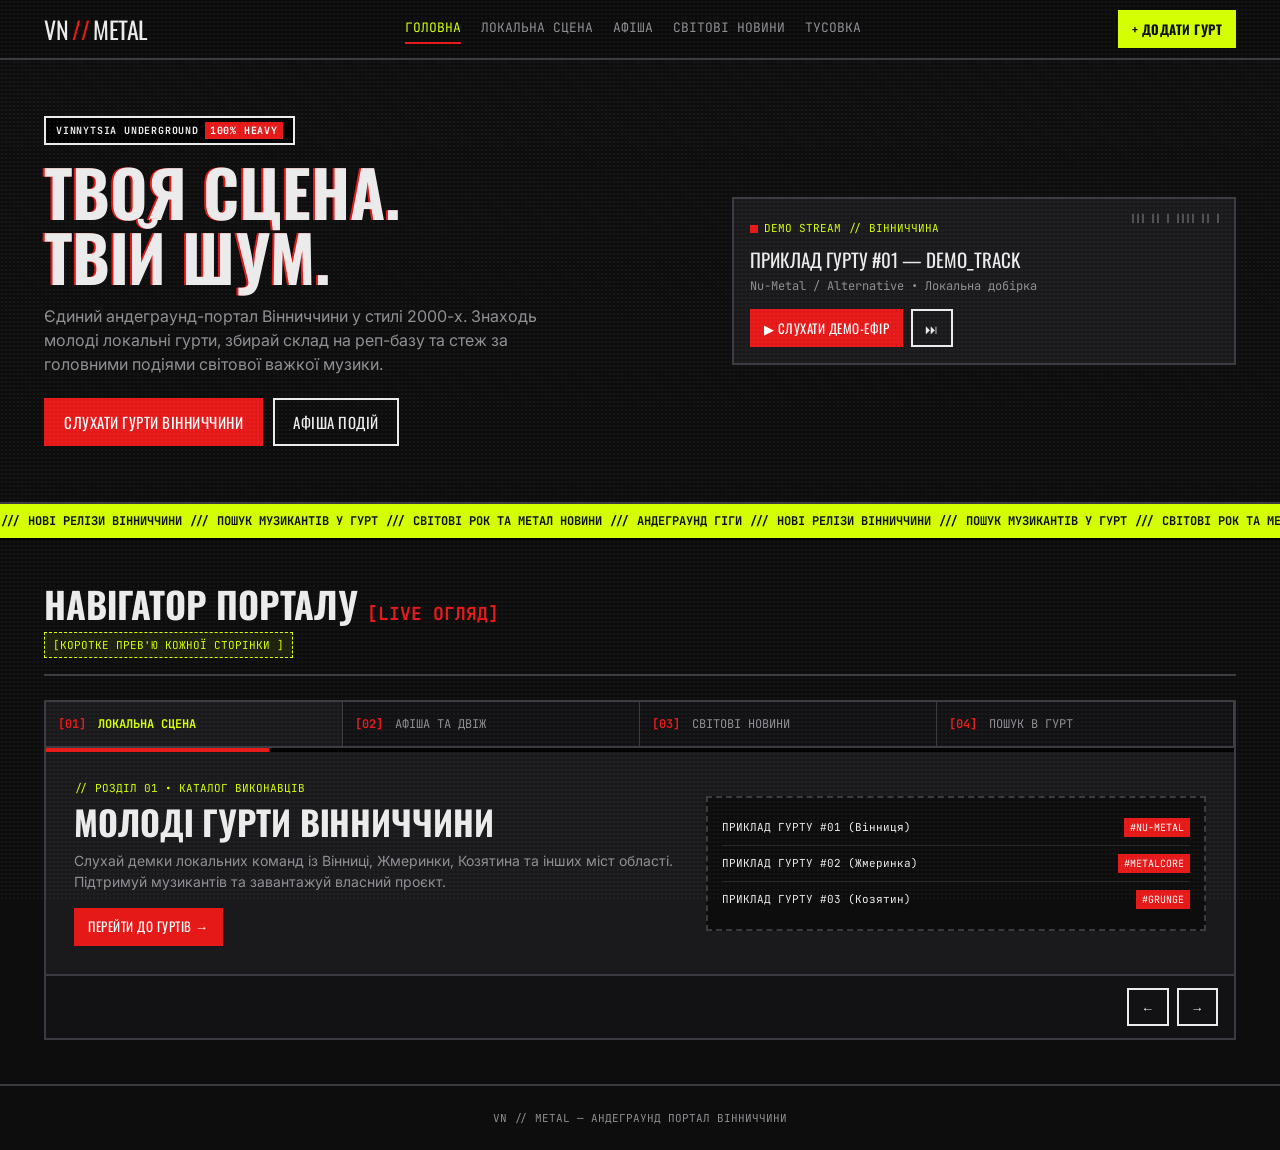
<file: index.html>
<!DOCTYPE html>
<html lang="uk">
<head>
  <meta charset="UTF-8">
  <meta name="viewport" content="width=device-width, initial-scale=1.0">
  <title>VN // METAL — Головна | Рок та метал сцена Вінниччини</title>
  <link rel="stylesheet" href="style.css">
</head>
<body>

  <header class="header">
    <div class="container header-inner">
      <a href="index.html" class="logo">VN <span>//</span> METAL</a>
      <nav class="desktop-nav">
        <a href="index.html" class="active">Головна</a>
        <a href="bands.html">Локальна сцена</a>
        <a href="events.html">Афіша</a>
        <a href="news.html">Світові новини</a>
        <a href="board.html">Тусовка</a>
      </nav>
      <button class="btn btn-yellow btn-sm" onclick="openModal()">+ ДОДАТИ ГУРТ</button>
    </div>
  </header>

  <main>
    <!-- HERO -->
    <section class="hero">
      <div class="container hero-grid">
        <div>
          <div class="badge-advisory">VINNYTSIA UNDERGROUND <span>100% HEAVY</span></div>
          <h1 class="hero-title">ТВОЯ СЦЕНА.<br>ТВІЙ ШУМ.</h1>
          <p class="hero-desc">
            Єдиний андеграунд-портал Вінниччини у стилі 2000-х. Знаходь молоді локальні гурти, збирай склад на реп-базу та стеж за головними подіями світової важкої музики.
          </p>
          <div class="hero-actions">
            <a href="bands.html" class="btn btn-primary">СЛУХАТИ ГУРТИ ВІННИЧЧИНИ</a>
            <a href="events.html" class="btn btn-outline">АФІША ПОДІЙ</a>
          </div>
        </div>

     <div class="radio-box">
  <div class="live-dot">DEMO STREAM // ВІННИЧЧИНА</div>
  <div class="radio-track" id="radio-now">ПРИКЛАД ГУРТУ #01 — DEMO_TRACK</div>
  <div class="radio-sub" id="radio-sub">Nu-Metal / Alternative • Локальна добірка</div>
  <div style="display: flex; gap: 8px;">
    <button class="btn btn-primary btn-sm" id="radio-btn" onclick="toggleRadio()">▶ СЛУХАТИ ДЕМО-ЕФІР</button>
    <button class="btn btn-outline btn-sm" onclick="nextRadioTrack()" title="Наступний трек">⏭</button>
  </div>
</div>
    </section>

    <!-- ТІКЕР -->
    <div class="ticker">
      <div class="ticker-content">
        /// НОВІ РЕЛІЗИ ВІННИЧЧИНИ /// ПОШУК МУЗИКАНТІВ У ГУРТ /// СВІТОВІ РОК ТА МЕТАЛ НОВИНИ /// АНДЕГРАУНД ГІГИ /// НОВІ РЕЛІЗИ ВІННИЧЧИНИ /// ПОШУК МУЗИКАНТІВ У ГУРТ /// СВІТОВІ РОК ТА МЕТАЛ НОВИНИ /// АНДЕГРАУНД ГІГИ ///
      </div>
    </div>

    <!-- АВТОМАТИЧНЕ МЕНЮ-ОГЛЯД УСІХ РОЗДІЛІВ -->
    <section class="showcase-section">
      <div class="container">
        <div class="section-header">
          <h2 class="section-title">НАВІГАТОР ПОРТАЛУ <span>[LIVE ОГЛЯД]</span></h2>
          <div class="demo-note">[КОРОТКЕ ПРЕВ'Ю КОЖНОЇ СТОРІНКИ ]</div>
        </div>

        <div class="showcase-wrapper" id="showcase-wrapper">
          <!-- Вкладки -->
          <div class="showcase-tabs">
            <button class="showcase-tab active"><span><strong>[01]</strong> ЛОКАЛЬНА СЦЕНА</span></button>
            <button class="showcase-tab"><span><strong>[02]</strong> АФІША ТА ДВІЖ</span></button>
            <button class="showcase-tab"><span><strong>[03]</strong> СВІТОВІ НОВИНИ</span></button>
            <button class="showcase-tab"><span><strong>[04]</strong> ПОШУК В ГУРТ</span></button>
          </div>

          
          <div class="progress-bar-wrap">
            <div class="progress-bar-fill" id="showcase-progress"></div>
          </div>

          <!-- Слайди -->
          <div class="showcase-slides">
             
            <div class="slide-panel active">
              <div class="slide-grid">
                <div>
                  <div class="slide-kicker">// РОЗДІЛ 01 • КАТАЛОГ ВИКОНАВЦІВ</div>
                  <h3 class="slide-title">МОЛОДІ ГУРТИ ВІННИЧЧИНИ</h3>
                  <p class="slide-desc">
                    Слухай демки локальних команд із Вінниці, Жмеринки, Козятина та інших міст області. Підтримуй музикантів та завантажуй власний проєкт.
                  </p>
                  <a href="bands.html" class="btn btn-primary btn-sm">ПЕРЕЙТИ ДО ГУРТІВ →</a>
                </div>
                <div class="slide-preview-box">
                  <div class="preview-item"><span>ПРИКЛАД ГУРТУ #01 (Вінниця)</span><span class="preview-badge">#NU-METAL</span></div>
                  <div class="preview-item"><span>ПРИКЛАД ГУРТУ #02 (Жмеринка)</span><span class="preview-badge">#METALCORE</span></div>
                  <div class="preview-item"><span>ПРИКЛАД ГУРТУ #03 (Козятин)</span><span class="preview-badge">#GRUNGE</span></div>
                </div>
              </div>
            </div>

            <div class="slide-panel">
              <div class="slide-grid">
                <div>
                  <div class="slide-kicker">// РОЗДІЛ 02 • КОНЦЕРТИ ТА ДЖЕМИ</div>
                  <h3 class="slide-title">АФІША ЛОКАЛЬНИХ ПОДІЙ</h3>
                  <p class="slide-desc">
                    Актуальний розклад андеграунд-гігів, відкритих мікрофонів та репетиційних джемів. Відмічайся у квитках, щоб бачити, хто з тусовки йде.
                  </p>
                  <a href="events.html" class="btn btn-primary btn-sm">ВІДКРИТИ АФІШУ →</a>
                </div>
                <div class="slide-preview-box">
                  <div class="preview-item"><span>28 ЛИСТ • VINNYTSIA NU-METAL NIGHT</span><span class="preview-badge">34 ЙДУТЬ</span></div>
                  <div class="preview-item"><span>05 ГРУД • OPEN MIC / РОК-ДЖЕМ</span><span class="preview-badge">ВІЛЬНИЙ ВХІД</span></div>
                  <div class="preview-item"><span>14 ГРУД • WINTER CORE FEST (ПРИКЛАД)</span><span class="preview-badge">19:00</span></div>
                </div>
              </div>
            </div>

            <div class="slide-panel">
              <div class="slide-grid">
                <div>
                  <div class="slide-kicker">// РОЗДІЛ 03 • СВІТОВА СЦЕНА</div>
                  <h3 class="slide-title">СВІТОВИЙ РОК ТА МЕТАЛ ХАОС</h3>
                  <p class="slide-desc">
                    Головні релізи, анонси турів легенд 2000-х, новини важкої індустрії та корисні поради зі звуку й гітарного обладнання.
                  </p>
                  <a href="news.html" class="btn btn-primary btn-sm">ЧИТАТИ НОВИНИ →</a>
                </div>
                <div class="slide-preview-box">
                  <div class="preview-item"><span>Повернення звучання 2000-х у сучасний метал</span><span class="preview-badge">ГАРЯЧЕ</span></div>
                  <div class="preview-item"><span>Налаштування гітарного перегрузу на базі</span><span class="preview-badge">ГАЙД</span></div>
                  <div class="preview-item"><span>Огляд свіжих альбомів тижня</span><span class="preview-badge">РЕЛІЗИ</span></div>
                </div>
              </div>
            </div>

            <div class="slide-panel">
              <div class="slide-grid">
                <div>
                  <div class="slide-kicker">// РОЗДІЛ 04 • КОМ'ЮНІТІ</div>
                  <h3 class="slide-title">ШУКАЮ В ГУРТ / ТУСОВКА</h3>
                  <p class="slide-desc">
                    Дошка оголошень для музикантів та слухачів: пошук барабанщиків, басистів, вокалістів, обмін стафом і збори компаній перед концертами.
                  </p>
                  <a href="board.html" class="btn btn-primary btn-sm">ПЕРЕЙТИ ДО ОГОЛОШЕНЬ →</a>
                </div>
                <div class="slide-preview-box">
                  <div class="preview-item"><span>Шукаємо драмера (стиль Korn / Deftones)</span><span class="preview-badge">ВІННИЦЯ</span></div>
                  <div class="preview-item"><span>Гітарист Drop C шукає басиста та вокал</span><span class="preview-badge">ПРОЄКТ</span></div>
                  <div class="preview-item"><span>Збір біля Вежі перед суботнім гігом</span><span class="preview-badge">ТУСОВКА</span></div>
                </div>
              </div>
            </div>

          </div>

          <!-- Нижня панель керування слайдером -->
          <div class="showcase-controls">
            <span id="slider-status"></span>
            <div style="display: flex; gap: 8px;">
              <button class="btn btn-outline btn-sm" id="prev-slide">←</button>
              <button class="btn btn-outline btn-sm" id="next-slide">→</button>
            </div>
          </div>
        </div>
      </div>
    </section>
  </main>

  <footer class="footer">
    <div class="container">VN // METAL — АНДЕГРАУНД ПОРТАЛ ВІННИЧЧИНИ</div>
  </footer>

  <!-- Мобільна навігація -->
  <nav class="bottom-nav">
    <a href="index.html" class="active"><span>▲</span>ГОЛОВНА</a>
    <a href="bands.html"><span>◉</span>ГУРТИ</a>
    <a href="events.html"><span>▦</span>АФІША</a>
    <a href="news.html"><span>⚡</span>НОВИНИ</a>
    <a href="board.html"><span>✎</span>ТУСОВКА</a>
  </nav>

  <!-- Модальне вікно -->
  <div class="modal-backdrop" id="modal">
    <div class="modal">
      <h3>ДОДАТИ СВІЙ ГУРТ</h3>
      <div class="form-group"><label>Назва гурту</label><input type="text" placeholder="Наприклад: Noise From Podillya"></div>
      <div class="form-group"><label>Місто (Вінниччина)</label><input type="text" placeholder="Вінниця / Жмеринка / Козятин"></div>
      <div class="form-group"><label>Жанр</label><select><option>Nu-Metal</option><option>Metalcore</option><option>Grunge</option></select></div>
      <div class="form-group"><label>Посилання на демо</label><input type="url" placeholder="https://..."></div>
      <div style="display: flex; gap: 10px; margin-top: 16px;">
        <button class="btn btn-primary btn-sm" onclick="closeModal()">ВІДПРАВИТИ</button>
        <button class="btn btn-outline btn-sm" onclick="closeModal()">ЗАКРИТИ</button>
      </div>
    </div>
  </div>

  <script src="app.js"></script>
</body>
</html>
</file>
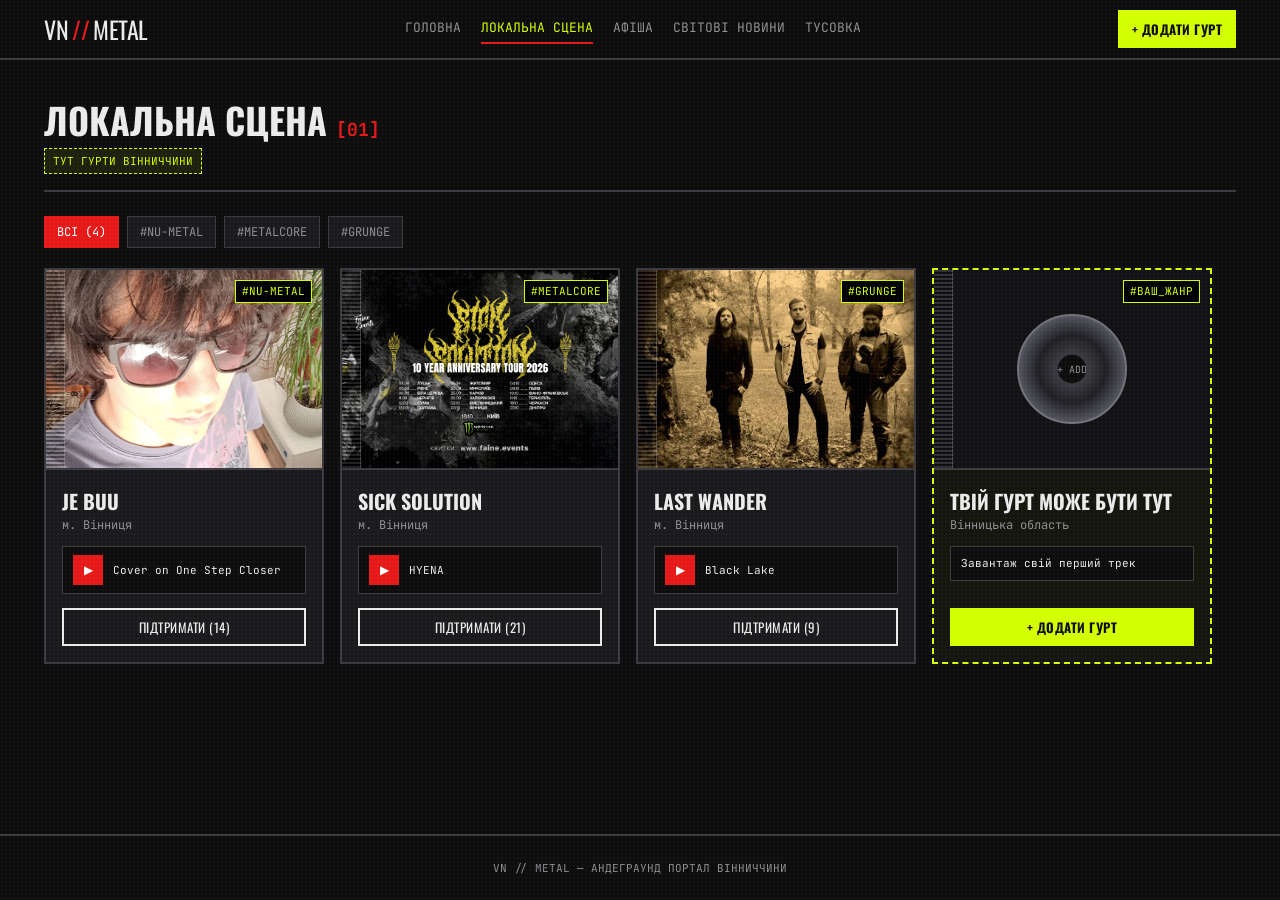
<file: bands.html>
<!DOCTYPE html>
<html lang="uk">
<head>
  <meta charset="UTF-8">
  <meta name="viewport" content="width=device-width, initial-scale=1.0">
  <title>Локальна сцена — VN // METAL</title>
  <link rel="stylesheet" href="style.css">
</head>
<body>

  <header class="header">
    <div class="container header-inner">
      <a href="index.html" class="logo">VN <span>//</span> METAL</a>
      <nav class="desktop-nav">
        <a href="index.html">Головна</a>
        <a href="bands.html" class="active">Локальна сцена</a>
        <a href="events.html">Афіша</a>
        <a href="news.html">Світові новини</a>
        <a href="board.html">Тусовка</a>
      </nav>
      <button class="btn btn-yellow btn-sm" onclick="openModal()">+ ДОДАТИ ГУРТ</button>
    </div>
  </header>

  <main class="page-section">
    <div class="container">
      <div class="section-header">
        <h1 class="section-title">ЛОКАЛЬНА СЦЕНА <span>[01]</span></h1>
        <div class="demo-note">ТУТ ГУРТИ ВІННИЧЧИНИ</div>
      </div>

      <div class="filters">
        <button class="filter-btn active" onclick="filterBands('all', this)">ВСІ (4)</button>
        <button class="filter-btn" onclick="filterBands('nu-metal', this)">#NU-METAL</button>
        <button class="filter-btn" onclick="filterBands('metalcore', this)">#METALCORE</button>
        <button class="filter-btn" onclick="filterBands('grunge', this)">#GRUNGE</button>
      </div>

      <div class="bands-grid">

        <article class="cd-card" data-genre="nu-metal">
          <div class="cd-cover">
            <img src="images/Nazar.jpg" alt="Je Buu" class="cd-photo">
            <span class="cd-tag">#NU-METAL</span>
          </div>
          <div class="cd-body">
            <h2 class="cd-name">Je Buu</h2>
            <div class="cd-city">м. Вінниця</div>
            <div class="mini-player">
              <button class="play-btn" data-src="audio/track1.m4a" onclick="toggleTrack(this)">▶</button>
              <div class="track-info">Cover on One Step Closer</div>
            </div>
            <button class="btn btn-outline btn-sm" onclick="supportBand(this)">ПІДТРИМАТИ (14)</button>
          </div>
        </article>

        <article class="cd-card" data-genre="metalcore">
          <div class="cd-cover">
            <img src="images/SickSolution.png" alt="Sick Solution" class="cd-photo">
            <span class="cd-tag">#METALCORE</span>
          </div>
          <div class="cd-body">
            <h2 class="cd-name">Sick Solution</h2>
            <div class="cd-city">м. Вінниця</div>
            <div class="mini-player">
              <button class="play-btn" data-src="audio/track2.m4a" onclick="toggleTrack(this)">▶</button>
              <div class="track-info">HYENA</div>
            </div>
            <button class="btn btn-outline btn-sm" onclick="supportBand(this)">ПІДТРИМАТИ (21)</button>
          </div>
        </article>

        <article class="cd-card" data-genre="grunge">
          <div class="cd-cover">
            <img src="images/LastWander.jfjf" alt="Last Wander" class="cd-photo">
            <span class="cd-tag">#GRUNGE</span>
          </div>
          <div class="cd-body">
            <h2 class="cd-name">Last Wander</h2>
            <div class="cd-city">м. Вінниця</div>
            <div class="mini-player">
              <button class="play-btn" data-src="audio/Black Lake.m4a" onclick="toggleTrack(this)">▶</button>
              <div class="track-info">Black Lake</div>
            </div>
            <button class="btn btn-outline btn-sm" onclick="supportBand(this)">ПІДТРИМАТИ (9)</button>
          </div>
        </article>

        <article class="cd-card cd-card-cta" data-genre="all">
          <div class="cd-cover">
            <span class="cd-tag">#ВАШ_ЖАНР</span>
            <div class="cd-disc">+ ADD</div>
          </div>
          <div class="cd-body">
            <h2 class="cd-name">ТВІЙ ГУРТ МОЖЕ БУТИ ТУТ</h2>
            <div class="cd-city">Вінницька область</div>
            <div class="mini-player">
              <div class="track-info">Завантаж свій перший трек</div>
            </div>
            <button class="btn btn-yellow btn-sm" onclick="openModal()">+ ДОДАТИ ГУРТ</button>
          </div>
        </article>

      </div>
    </div>
  </main>

  <footer class="footer"><div class="container">VN // METAL — АНДЕГРАУНД ПОРТАЛ ВІННИЧЧИНИ</div></footer>

  <nav class="bottom-nav">
    <a href="index.html"><span>▲</span>ГОЛОВНА</a>
    <a href="bands.html" class="active"><span>◉</span>ГУРТИ</a>
    <a href="events.html"><span>▦</span>АФІША</a>
    <a href="news.html"><span>⚡</span>НОВИНИ</a>
    <a href="board.html"><span>✎</span>ТУСОВКА</a>
  </nav>

  <div class="modal-backdrop" id="modal">
    <div class="modal">
      <h3>ДОДАТИ СВІЙ ГУРТ</h3>
      <div class="form-group"><label>Назва гурту</label><input type="text"></div>
      <div class="form-group"><label>Місто</label><input type="text"></div>
      <div style="display: flex; gap: 10px; margin-top: 16px;">
        <button class="btn btn-primary btn-sm" onclick="closeModal()">ВІДПРАВИТИ</button>
        <button class="btn btn-outline btn-sm" onclick="closeModal()">ЗАКРИТИ</button>
      </div>
    </div>
  </div>

  <script src="app.js"></script>
</body>
</html>
</file>
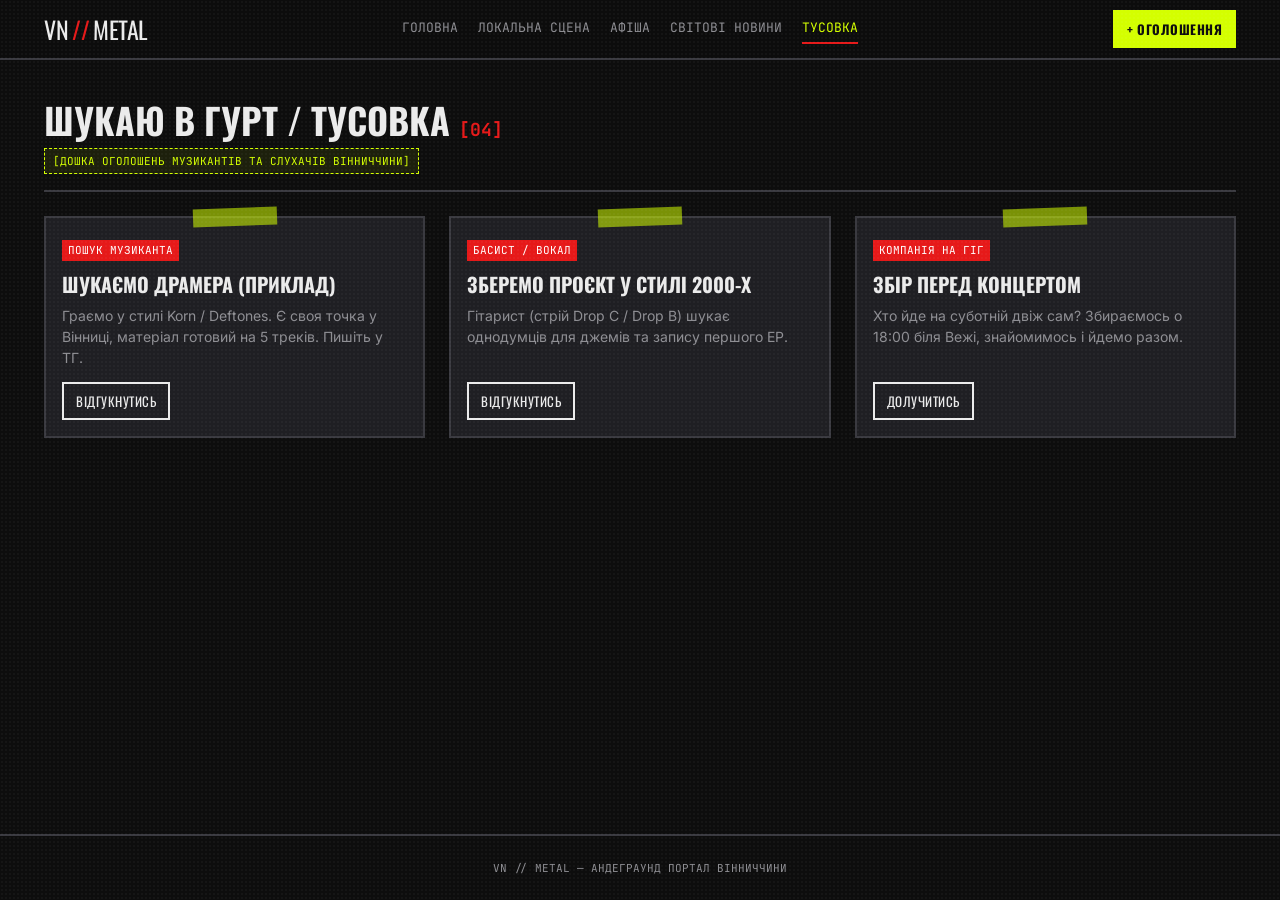
<file: board.html>
<!DOCTYPE html>
<html lang="uk">
<head>
  <meta charset="UTF-8">
  <meta name="viewport" content="width=device-width, initial-scale=1.0">
  <title>Тусовка та пошук в гурт — VN // METAL</title>
  <link rel="stylesheet" href="style.css">
</head>
<body>

  <header class="header">
    <div class="container header-inner">
      <a href="index.html" class="logo">VN <span>//</span> METAL</a>
      <nav class="desktop-nav">
        <a href="index.html">Головна</a>
        <a href="bands.html">Локальна сцена</a>
        <a href="events.html">Афіша</a>
        <a href="news.html">Світові новини</a>
        <a href="board.html" class="active">Тусовка</a>
      </nav>
      <button class="btn btn-yellow btn-sm" onclick="openModal()">+ ОГОЛОШЕННЯ</button>
    </div>
  </header>

  <main class="page-section">
    <div class="container">
      <div class="section-header">
        <h1 class="section-title">ШУКАЮ В ГУРТ / ТУСОВКА <span>[04]</span></h1>
        <div class="demo-note">[ДОШКА ОГОЛОШЕНЬ МУЗИКАНТІВ ТА СЛУХАЧІВ ВІННИЧЧИНИ]</div>
      </div>

      <div class="board-grid">
        <div class="sticker-card">
          <span class="sticker-tag">ПОШУК МУЗИКАНТА</span>
          <h2 class="sticker-title">ШУКАЄМО ДРАМЕРА (ПРИКЛАД)</h2>
          <p class="sticker-text">Граємо у стилі Korn / Deftones. Є своя точка у Вінниці, матеріал готовий на 5 треків. Пишіть у ТГ.</p>
          <button class="btn btn-outline btn-sm">ВІДГУКНУТИСЬ</button>
        </div>

        <div class="sticker-card">
          <span class="sticker-tag">БАСИСТ / ВОКАЛ</span>
          <h2 class="sticker-title">ЗБЕРЕМО ПРОЄКТ У СТИЛІ 2000-Х</h2>
          <p class="sticker-text">Гітарист (стрій Drop C / Drop B) шукає однодумців для джемів та запису першого EP.</p>
          <button class="btn btn-outline btn-sm">ВІДГУКНУТИСЬ</button>
        </div>

        <div class="sticker-card">
          <span class="sticker-tag">КОМПАНІЯ НА ГІГ</span>
          <h2 class="sticker-title">ЗБІР ПЕРЕД КОНЦЕРТОМ</h2>
          <p class="sticker-text">Хто йде на суботній двіж сам? Збираємось о 18:00 біля Вежі, знайомимось і йдемо разом.</p>
          <button class="btn btn-outline btn-sm">ДОЛУЧИТИСЬ</button>
        </div>
      </div>
    </div>
  </main>

  <footer class="footer"><div class="container">VN // METAL — АНДЕГРАУНД ПОРТАЛ ВІННИЧЧИНИ</div></footer>

  <nav class="bottom-nav">
    <a href="index.html"><span>▲</span>ГОЛОВНА</a>
    <a href="bands.html"><span>◉</span>ГУРТИ</a>
    <a href="events.html"><span>▦</span>АФІША</a>
    <a href="news.html"><span>⚡</span>НОВИНИ</a>
    <a href="board.html" class="active"><span>✎</span>ТУСОВКА</a>
  </nav>

  <div class="modal-backdrop" id="modal">
    <div class="modal">
      <h3>СТВОРИТИ ОГОЛОШЕННЯ</h3>
      <div class="form-group"><label>Заголовок</label><input type="text" placeholder="Шукаємо басиста..."></div>
      <div class="form-group"><label>Опис та контакт (Telegram)</label><input type="text" placeholder="@username"></div>
      <div style="display: flex; gap: 10px; margin-top: 16px;">
        <button class="btn btn-primary btn-sm" onclick="closeModal()">ОПУБЛІКУВАТИ</button>
        <button class="btn btn-outline btn-sm" onclick="closeModal()">ЗАКРИТИ</button>
      </div>
    </div>
  </div>

  <script src="app.js"></script>
</body>
</html>
</file>
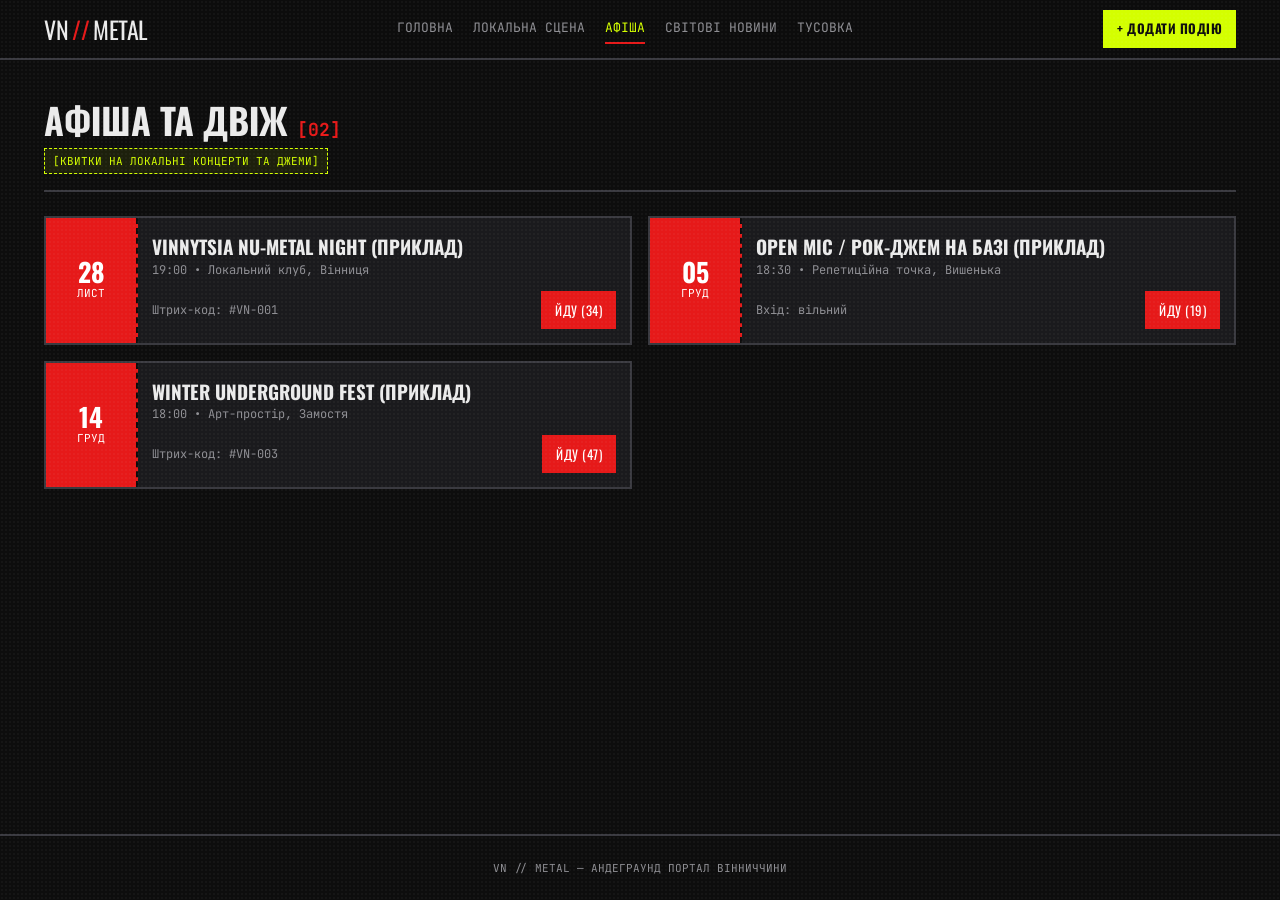
<file: events.html>
<!DOCTYPE html>
<html lang="uk">
<head>
  <meta charset="UTF-8">
  <meta name="viewport" content="width=device-width, initial-scale=1.0">
  <title>Афіша та двіж — VN // METAL</title>
  <link rel="stylesheet" href="style.css">
</head>
<body>

  <header class="header">
    <div class="container header-inner">
      <a href="index.html" class="logo">VN <span>//</span> METAL</a>
      <nav class="desktop-nav">
        <a href="index.html">Головна</a>
        <a href="bands.html">Локальна сцена</a>
        <a href="events.html" class="active">Афіша</a>
        <a href="news.html">Світові новини</a>
        <a href="board.html">Тусовка</a>
      </nav>
      <a href="board.html" class="btn btn-yellow btn-sm">+ ДОДАТИ ПОДІЮ</a>
    </div>
  </header>

  <main class="page-section">
    <div class="container">
      <div class="section-header">
        <h1 class="section-title">АФІША ТА ДВІЖ <span>[02]</span></h1>
        <div class="demo-note">[КВИТКИ НА ЛОКАЛЬНІ КОНЦЕРТИ ТА ДЖЕМИ]</div>
      </div>

      <div class="tickets-list">
        <div class="ticket">
          <div class="ticket-date"><strong>28</strong><span>ЛИСТ</span></div>
          <div class="ticket-info">
            <div>
              <h2 class="ticket-title">VINNYTSIA NU-METAL NIGHT (ПРИКЛАД)</h2>
              <div class="ticket-meta">19:00 • Локальний клуб, Вінниця</div>
            </div>
            <div class="ticket-footer">
              <span class="ticket-meta">Штрих-код: #VN-001</span>
              <button class="btn btn-primary btn-sm" onclick="toggleGoing(this, 34)">ЙДУ (34)</button>
            </div>
          </div>
        </div>

        <div class="ticket">
          <div class="ticket-date"><strong>05</strong><span>ГРУД</span></div>
          <div class="ticket-info">
            <div>
              <h2 class="ticket-title">OPEN MIC / РОК-ДЖЕМ НА БАЗІ (ПРИКЛАД)</h2>
              <div class="ticket-meta">18:30 • Репетиційна точка, Вишенька</div>
            </div>
            <div class="ticket-footer">
              <span class="ticket-meta">Вхід: вільний</span>
              <button class="btn btn-primary btn-sm" onclick="toggleGoing(this, 19)">ЙДУ (19)</button>
            </div>
          </div>
        </div>

        <div class="ticket">
          <div class="ticket-date"><strong>14</strong><span>ГРУД</span></div>
          <div class="ticket-info">
            <div>
              <h2 class="ticket-title">WINTER UNDERGROUND FEST (ПРИКЛАД)</h2>
              <div class="ticket-meta">18:00 • Арт-простір, Замостя</div>
            </div>
            <div class="ticket-footer">
              <span class="ticket-meta">Штрих-код: #VN-003</span>
              <button class="btn btn-primary btn-sm" onclick="toggleGoing(this, 47)">ЙДУ (47)</button>
            </div>
          </div>
        </div>
      </div>
    </div>
  </main>

  <footer class="footer"><div class="container">VN // METAL — АНДЕГРАУНД ПОРТАЛ ВІННИЧЧИНИ</div></footer>

  <nav class="bottom-nav">
    <a href="index.html"><span>▲</span>ГОЛОВНА</a>
    <a href="bands.html"><span>◉</span>ГУРТИ</a>
    <a href="events.html" class="active"><span>▦</span>АФІША</a>
    <a href="news.html"><span>⚡</span>НОВИНИ</a>
    <a href="board.html"><span>✎</span>ТУСОВКА</a>
  </nav>

  <script src="app.js"></script>
</body>
</html>
</file>
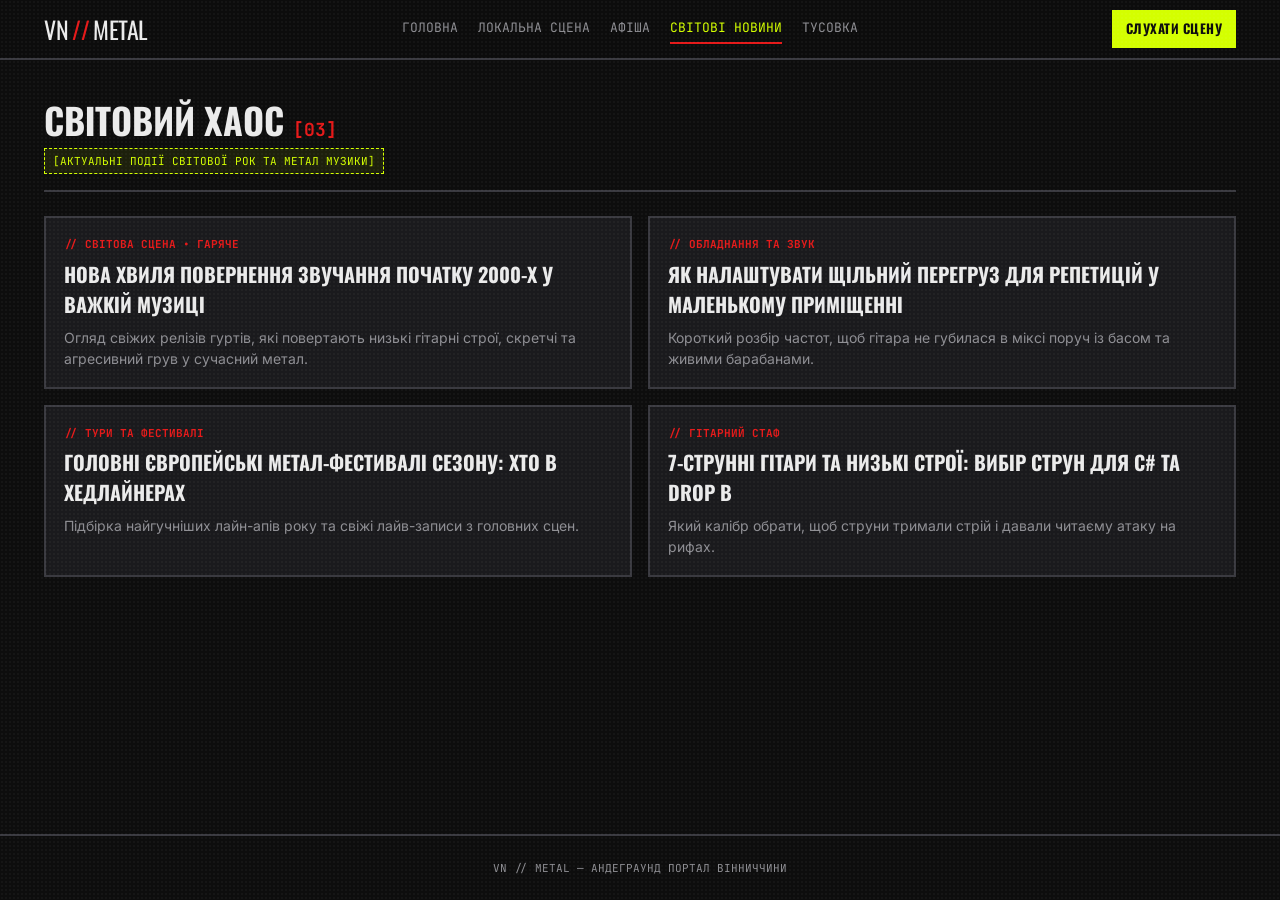
<file: news.html>
<!DOCTYPE html>
<html lang="uk">
<head>
  <meta charset="UTF-8">
  <meta name="viewport" content="width=device-width, initial-scale=1.0">
  <title>Світові новини — VN // METAL</title>
  <link rel="stylesheet" href="style.css">
</head>
<body>

  <header class="header">
    <div class="container header-inner">
      <a href="index.html" class="logo">VN <span>//</span> METAL</a>
      <nav class="desktop-nav">
        <a href="index.html">Головна</a>
        <a href="bands.html">Локальна сцена</a>
        <a href="events.html">Афіша</a>
        <a href="news.html" class="active">Світові новини</a>
        <a href="board.html">Тусовка</a>
      </nav>
      <a href="bands.html" class="btn btn-yellow btn-sm">СЛУХАТИ СЦЕНУ</a>
    </div>
  </header>

  <main class="page-section">
    <div class="container">
      <div class="section-header">
        <h1 class="section-title">СВІТОВИЙ ХАОС <span>[03]</span></h1>
        <div class="demo-note">[АКТУАЛЬНІ ПОДІЇ СВІТОВОЇ РОК ТА МЕТАЛ МУЗИКИ]</div>
      </div>

      <div class="news-grid">
        <article class="news-item">
          <span class="news-badge">// СВІТОВА СЦЕНА • ГАРЯЧЕ</span>
          <h2 class="news-title">Нова хвиля повернення звучання початку 2000-х у важкій музиці</h2>
          <p class="news-excerpt">Огляд свіжих релізів гуртів, які повертають низькі гітарні строї, скретчі та агресивний грув у сучасний метал.</p>
        </article>

        <article class="news-item">
          <span class="news-badge">// ОБЛАДНАННЯ ТА ЗВУК</span>
          <h2 class="news-title">Як налаштувати щільний перегруз для репетицій у маленькому приміщенні</h2>
          <p class="news-excerpt">Короткий розбір частот, щоб гітара не губилася в міксі поруч із басом та живими барабанами.</p>
        </article>

        <article class="news-item">
          <span class="news-badge">// ТУРИ ТА ФЕСТИВАЛІ</span>
          <h2 class="news-title">Головні європейські метал-фестивалі сезону: хто в хедлайнерах</h2>
          <p class="news-excerpt">Підбірка найгучніших лайн-апів року та свіжі лайв-записи з головних сцен.</p>
        </article>

        <article class="news-item">
          <span class="news-badge">// ГІТАРНИЙ СТАФ</span>
          <h2 class="news-title">7-струнні гітари та низькі строї: вибір струн для C# та Drop B</h2>
          <p class="news-excerpt">Який калібр обрати, щоб струни тримали стрій і давали читаєму атаку на рифах.</p>
        </article>
      </div>
    </div>
  </main>

  <footer class="footer"><div class="container">VN // METAL — АНДЕГРАУНД ПОРТАЛ ВІННИЧЧИНИ</div></footer>

  <nav class="bottom-nav">
    <a href="index.html"><span>▲</span>ГОЛОВНА</a>
    <a href="bands.html"><span>◉</span>ГУРТИ</a>
    <a href="events.html"><span>▦</span>АФІША</a>
    <a href="news.html" class="active"><span>⚡</span>НОВИНИ</a>
    <a href="board.html"><span>✎</span>ТУСОВКА</a>
  </nav>

  <script src="app.js"></script>
</body>
</html>
</file>
<file: style.css>
@import url('https://fonts.googleapis.com/css2?family=Inter:wght@400;600;700&family=JetBrains+Mono:wght@500;700&family=Oswald:wght@700&display=swap');

:root {
  --bg-dark: #0D0D0D;
  --bg-card: #1A1A1D;
  --bg-elevated: #232328;
  --border-color: #3A3A40;
  --red: #E61919;
  --red-hover: #FF2929;
  --yellow: #D4FF00;
  --text-main: #EBEBEB;
  --text-muted: #8E8E93;
  --font-display: 'Oswald', sans-serif;
  --font-mono: 'JetBrains Mono', monospace;
  --font-body: 'Inter', sans-serif;
}

* {
  box-sizing: border-box;
  margin: 0;
  padding: 0;
}

html, body {
  max-width: 100%;
  overflow-x: hidden;
}

/* ===================================================
   1. MOBILE (Базові стилі: до 767px)
   =================================================== */
body {
  background-color: var(--bg-dark);
  color: var(--text-main);
  font-family: var(--font-body);
  line-height: 1.5;
  padding-bottom: 68px;
  min-height: 100vh;
  display: flex;
  flex-direction: column;
}

body::before {
  content: "";
  position: fixed;
  inset: 0;
  pointer-events: none;
  z-index: 9999;
  opacity: 0.035;
  background-image: radial-gradient(#ffffff 1px, transparent 0);
  background-size: 4px 4px;
}

main {
  flex: 1;
}

.container {
  width: 100%;
  max-width: 1240px;
  margin: 0 auto;
  padding: 0 16px;
}

/* КНОПКИ */
.btn {
  display: inline-flex;
  align-items: center;
  justify-content: center;
  gap: 8px;
  font-family: var(--font-display);
  font-size: 15px;
  text-transform: uppercase;
  letter-spacing: 0.5px;
  padding: 11px 18px;
  border: 2px solid transparent;
  cursor: pointer;
  text-decoration: none;
  transition: 0.15s ease;
  text-align: center;
  white-space: nowrap;
}

.btn-primary {
  background: var(--red);
  color: #fff;
  border-color: var(--red);
}

.btn-primary:hover {
  background: var(--red-hover);
  border-color: var(--red-hover);
}

.btn-outline {
  background: transparent;
  color: var(--text-main);
  border-color: var(--text-main);
}

.btn-outline:hover {
  background: var(--text-main);
  color: var(--bg-dark);
}

.btn-yellow {
  background: var(--yellow);
  color: var(--bg-dark);
  border-color: var(--yellow);
  font-weight: 700;
}

.btn-sm {
  padding: 7px 12px;
  font-size: 13px;
}

/* HEADER */
.header {
  position: sticky;
  top: 0;
  z-index: 100;
  background: rgba(13, 13, 13, 0.96);
  backdrop-filter: blur(8px);
  border-bottom: 2px solid var(--border-color);
}

.header-inner {
  display: flex;
  align-items: center;
  justify-content: space-between;
  height: 58px;
  gap: 12px;
}

.logo {
  font-family: var(--font-display);
  font-size: 22px;
  color: var(--text-main);
  text-decoration: none;
  letter-spacing: -0.5px;
  display: flex;
  align-items: center;
  gap: 4px;
  flex-shrink: 0;
}

.logo span {
  color: var(--red);
}

.desktop-nav {
  display: none;
  gap: 20px;
}

.desktop-nav a {
  color: var(--text-muted);
  text-decoration: none;
  font-family: var(--font-mono);
  font-size: 13px;
  text-transform: uppercase;
  padding: 4px 0;
  border-bottom: 2px solid transparent;
  transition: 0.15s;
}

.desktop-nav a:hover,
.desktop-nav a.active {
  color: var(--yellow);
  border-bottom-color: var(--red);
}

/* HERO */
.hero {
  padding: 28px 0;
  border-bottom: 2px solid var(--border-color);
  background:
    linear-gradient(180deg, rgba(13,13,13,0.75) 0%, rgba(13,13,13,0.98) 100%),
    repeating-linear-gradient(45deg, #161618 0, #161618 10px, #111113 10px, #111113 20px);
}

.hero-grid {
  display: grid;
  grid-template-columns: 1fr;
  gap: 24px;
}

.badge-advisory {
  display: inline-flex;
  flex-wrap: wrap;
  align-items: center;
  gap: 6px;
  border: 2px solid var(--text-main);
  padding: 4px 10px;
  font-family: var(--font-mono);
  font-size: 10px;
  font-weight: 700;
  letter-spacing: 0.8px;
  margin-bottom: 14px;
  background: #000;
}

.badge-advisory span {
  background: var(--red);
  color: #fff;
  padding: 1px 5px;
}

.hero-title {
  font-family: var(--font-display);
  font-size: 38px;
  line-height: 1.02;
  text-transform: uppercase;
  text-shadow: -2px 0 var(--red);
  margin-bottom: 14px;
  word-break: break-word;
}

.hero-desc {
  color: var(--text-muted);
  font-size: 14px;
  max-width: 540px;
  margin-bottom: 22px;
}

.hero-actions {
  display: flex;
  flex-direction: column;
  gap: 10px;
}

.hero-actions .btn {
  width: 100%;
}

/* ВІДЖЕТ ДЕМО-ЕФІРУ */
.radio-box {
  background: var(--bg-card);
  border: 2px solid var(--border-color);
  padding: 16px;
  position: relative;
  min-width: 0;
}

.radio-box::after {
  content: "||| || | |||| || |";
  position: absolute;
  top: 12px;
  right: 14px;
  font-family: var(--font-mono);
  font-size: 10px;
  color: var(--text-muted);
  letter-spacing: -1px;
}

.live-dot {
  display: inline-flex;
  align-items: center;
  gap: 6px;
  font-family: var(--font-mono);
  font-size: 11px;
  color: var(--yellow);
  margin-bottom: 8px;
  padding-right: 75px;
}

.live-dot::before {
  content: "";
  width: 8px;
  height: 8px;
  background: var(--red);
  display: inline-block;
  flex-shrink: 0;
  animation: blink 1s infinite;
}

@keyframes blink {
  50% { opacity: 0.2; }
}

.radio-track {
  font-family: var(--font-display);
  font-size: 19px;
  text-transform: uppercase;
  margin-bottom: 4px;
  word-break: break-word;
}

.radio-sub {
  font-family: var(--font-mono);
  font-size: 12px;
  color: var(--text-muted);
  margin-bottom: 14px;
}

/* ТІКЕР */
.ticker {
  background: var(--yellow);
  color: var(--bg-dark);
  font-family: var(--font-mono);
  font-weight: 700;
  font-size: 12px;
  padding: 8px 0;
  overflow: hidden;
  white-space: nowrap;
  border-bottom: 2px solid #000;
}

.ticker-content {
  display: inline-block;
  animation: marquee 22s linear infinite;
}

@keyframes marquee {
  0% { transform: translateX(0); }
  100% { transform: translateX(-50%); }
}

/* АВТОМАТИЧНЕ МЕНЮ-СЛАЙДЕР НА ГОЛОВНІЙ */
.showcase-section {
  padding: 28px 0;
}

.showcase-wrapper {
  background: var(--bg-card);
  border: 2px solid var(--border-color);
  position: relative;
}

.showcase-tabs {
  display: grid;
  grid-template-columns: repeat(2, 1fr);
  border-bottom: 2px solid var(--border-color);
  background: #121215;
}

.showcase-tab {
  background: transparent;
  border: none;
  border-right: 1px solid var(--border-color);
  border-bottom: 1px solid var(--border-color);
  color: var(--text-muted);
  font-family: var(--font-mono);
  font-size: 11px;
  padding: 12px 8px;
  text-align: left;
  cursor: pointer;
  display: flex;
  align-items: center;
  transition: 0.15s;
}

.showcase-tab strong {
  color: var(--red);
  margin-right: 5px;
}

.showcase-tab.active {
  background: var(--bg-card);
  color: var(--yellow);
  font-weight: 700;
}

.progress-bar-wrap {
  height: 4px;
  background: #000;
  width: 100%;
  overflow: hidden;
}

.progress-bar-fill {
  height: 100%;
  width: 0%;
  background: var(--red);
}

.showcase-slides {
  padding: 18px;
}

.slide-panel {
  display: none;
  animation: slideFade 0.25s ease;
}

.slide-panel.active {
  display: block;
}

@keyframes slideFade {
  from { opacity: 0; transform: translateY(6px); }
  to { opacity: 1; transform: translateY(0); }
}

.slide-grid {
  display: grid;
  grid-template-columns: 1fr;
  gap: 20px;
  align-items: center;
}

.slide-kicker {
  font-family: var(--font-mono);
  font-size: 11px;
  color: var(--yellow);
  margin-bottom: 6px;
}

.slide-title {
  font-family: var(--font-display);
  font-size: 26px;
  text-transform: uppercase;
  line-height: 1.1;
  margin-bottom: 10px;
}

.slide-desc {
  color: var(--text-muted);
  font-size: 14px;
  margin-bottom: 16px;
}

.slide-preview-box {
  background: var(--bg-dark);
  border: 2px dashed var(--border-color);
  padding: 12px 14px;
  min-width: 0;
}

.preview-item {
  display: flex;
  justify-content: space-between;
  align-items: center;
  gap: 10px;
  padding: 8px 0;
  border-bottom: 1px solid #252529;
  font-family: var(--font-mono);
  font-size: 11px;
}

.preview-item span:first-child {
  overflow: hidden;
  text-overflow: ellipsis;
  white-space: nowrap;
}

.preview-item:last-child {
  border-bottom: none;
}

.preview-badge {
  background: var(--red);
  color: #fff;
  padding: 2px 6px;
  font-size: 10px;
  flex-shrink: 0;
}

.showcase-controls {
  display: flex;
  flex-wrap: wrap;
  justify-content: space-between;
  align-items: center;
  gap: 10px;
  padding: 12px 16px;
  border-top: 2px solid var(--border-color);
  background: #121215;
  font-family: var(--font-mono);
  font-size: 11px;
  color: var(--text-muted);
}

/* ЗАГАЛЬНІ СЕКЦІЇ ДЛЯ ОКРЕМИХ СТОРІНОК */
.page-section {
  padding: 28px 0 48px;
}

.section-header {
  display: flex;
  flex-direction: column;
  gap: 8px;
  margin-bottom: 24px;
  padding-bottom: 16px;
  border-bottom: 2px solid var(--border-color);
}

.section-title {
  font-family: var(--font-display);
  font-size: 28px;
  text-transform: uppercase;
  line-height: 1.1;
}

.section-title span {
  color: var(--red);
  font-family: var(--font-mono);
  font-size: 18px;
}

.demo-note {
  font-family: var(--font-mono);
  font-size: 11px;
  color: var(--yellow);
  background: rgba(212, 255, 0, 0.08);
  border: 1px dashed var(--yellow);
  padding: 4px 8px;
  display: inline-block;
  width: fit-content;
  max-width: 100%;
}

/* ФІЛЬТРИ */
.filters {
  display: flex;
  flex-wrap: wrap;
  gap: 8px;
  margin-bottom: 20px;
}

.filter-btn {
  background: var(--bg-card);
  color: var(--text-muted);
  border: 1px solid var(--border-color);
  font-family: var(--font-mono);
  font-size: 12px;
  padding: 7px 12px;
  cursor: pointer;
}

.filter-btn.active,
.filter-btn:hover {
  background: var(--red);
  color: #fff;
  border-color: var(--red);
}

/* ГОРИЗОНТАЛЬНА СТРІЧКА ГУРТІВ НА ВСІХ ПРИСТРОЯХ */
.bands-grid {
  display: flex;
  flex-direction: row;
  flex-wrap: nowrap;
  gap: 16px;
  overflow-x: auto;
  scroll-snap-type: x mandatory;
  padding-bottom: 14px;
  -webkit-overflow-scrolling: touch;
}

.bands-grid::-webkit-scrollbar {
  height: 6px;
}

.bands-grid::-webkit-scrollbar-track {
  background: #121215;
}

.bands-grid::-webkit-scrollbar-thumb {
  background: var(--red);
}

.bands-grid::-webkit-scrollbar-thumb:hover {
  background: var(--yellow);
}

.cd-card {
  flex: 0 0 280px;
  width: 280px;
  scroll-snap-align: start;
  background: var(--bg-card);
  border: 2px solid var(--border-color);
  display: flex;
  flex-direction: column;
  min-width: 0;
}

.cd-cover {
  position: relative;
  height: 200px;
  background: #121215;
  border-bottom: 2px solid var(--border-color);
  display: flex;
  align-items: center;
  justify-content: center;
  overflow: hidden;
}

.cd-cover::before {
  content: "";
  position: absolute;
  left: 0;
  top: 0;
  bottom: 0;
  width: 18px;
  z-index: 2;
  background: repeating-linear-gradient(
    0deg,
    rgba(255,255,255,0.12),
    rgba(255,255,255,0.12) 2px,
    rgba(0,0,0,0.35) 2px,
    rgba(0,0,0,0.35) 4px
  );
  border-right: 1px solid rgba(255,255,255,0.2);
}

.cd-photo {
  width: 100%;
  height: 100%;
  object-fit: cover;
  filter: contrast(1.15) saturate(0.85);
  transition: transform 0.3s ease, filter 0.3s ease;
}

.cd-card:hover .cd-photo {
  transform: scale(1.05);
  filter: contrast(1.2) saturate(1.05);
}

.cd-disc {
  width: 110px;
  height: 110px;
  border-radius: 50%;
  background: radial-gradient(circle, #0d0d0d 18%, #3a3a40 20%, #1f1f24 45%, #52525b 70%, #18181b 100%);
  border: 2px solid #71717a;
  display: flex;
  align-items: center;
  justify-content: center;
  font-family: var(--font-mono);
  font-size: 10px;
  color: var(--text-muted);
}

.cd-tag {
  position: absolute;
  top: 10px;
  right: 10px;
  z-index: 2;
  background: #000;
  color: var(--yellow);
  border: 1px solid var(--yellow);
  font-family: var(--font-mono);
  font-size: 11px;
  padding: 2px 6px;
}

.cd-body {
  padding: 16px;
  display: flex;
  flex-direction: column;
  flex-grow: 1;
}

.cd-name {
  font-family: var(--font-display);
  font-size: 20px;
  text-transform: uppercase;
  word-break: break-word;
}

.cd-city {
  font-family: var(--font-mono);
  font-size: 12px;
  color: var(--text-muted);
  margin-bottom: 12px;
}

.mini-player {
  background: var(--bg-dark);
  border: 1px solid var(--border-color);
  padding: 8px 10px;
  display: flex;
  align-items: center;
  gap: 10px;
  margin-bottom: 14px;
  min-width: 0;
}

.play-btn {
  width: 30px;
  height: 30px;
  background: var(--red);
  color: #fff;
  border: none;
  font-size: 12px;
  cursor: pointer;
  flex-shrink: 0;
}

.track-info {
  font-family: var(--font-mono);
  font-size: 11px;
  overflow: hidden;
  text-overflow: ellipsis;
  white-space: nowrap;
}

.cd-body .btn {
  margin-top: auto;
  width: 100%;
}

.cd-card-cta {
  border-style: dashed;
  border-color: var(--yellow);
  background: rgba(212, 255, 0, 0.03);
}

/* АФІША (КВИТКИ) */
.tickets-list {
  display: grid;
  grid-template-columns: 1fr;
  gap: 16px;
}

.ticket {
  display: grid;
  grid-template-columns: 76px 1fr;
  background: var(--bg-card);
  border: 2px solid var(--border-color);
  min-width: 0;
}

.ticket-date {
  background: var(--red);
  color: #fff;
  display: flex;
  flex-direction: column;
  align-items: center;
  justify-content: center;
  padding: 12px 6px;
  font-family: var(--font-display);
  text-align: center;
  border-right: 2px dashed var(--bg-dark);
}

.ticket-date strong {
  font-size: 26px;
  line-height: 1;
}

.ticket-date span {
  font-family: var(--font-mono);
  font-size: 11px;
}

.ticket-info {
  padding: 14px;
  display: flex;
  flex-direction: column;
  justify-content: space-between;
  gap: 12px;
  min-width: 0;
}

.ticket-title {
  font-family: var(--font-display);
  font-size: 19px;
  text-transform: uppercase;
  word-break: break-word;
}

.ticket-meta {
  font-family: var(--font-mono);
  font-size: 12px;
  color: var(--text-muted);
}

.ticket-footer {
  display: flex;
  flex-wrap: wrap;
  align-items: center;
  justify-content: space-between;
  gap: 8px;
}

/* НОВИНИ */
.news-grid {
  display: grid;
  grid-template-columns: 1fr;
  gap: 16px;
}

.news-item {
  background: var(--bg-card);
  border: 2px solid var(--border-color);
  padding: 18px;
}

.news-badge {
  font-family: var(--font-mono);
  font-size: 11px;
  color: var(--red);
  font-weight: 700;
  margin-bottom: 6px;
  display: block;
}

.news-title {
  font-family: var(--font-display);
  font-size: 20px;
  text-transform: uppercase;
  margin-bottom: 8px;
}

.news-excerpt {
  font-size: 14px;
  color: var(--text-muted);
}

/* ДОШКА ОГОЛОШЕНЬ */
.board-grid {
  display: grid;
  grid-template-columns: 1fr;
  gap: 24px;
}

.sticker-card {
  background: #1F1F23;
  border: 2px solid var(--border-color);
  padding: 22px 16px 16px;
  position: relative;
  display: flex;
  flex-direction: column;
}

.sticker-card::before {
  content: "";
  position: absolute;
  top: -10px;
  left: 50%;
  transform: translateX(-50%) rotate(-2deg);
  width: 84px;
  height: 18px;
  background: rgba(212, 255, 0, 0.55);
}

.sticker-tag {
  font-family: var(--font-mono);
  font-size: 11px;
  background: var(--red);
  color: #fff;
  padding: 2px 6px;
  display: inline-block;
  width: fit-content;
  margin-bottom: 8px;
}

.sticker-title {
  font-family: var(--font-display);
  font-size: 20px;
  text-transform: uppercase;
  margin-bottom: 6px;
}

.sticker-text {
  font-size: 14px;
  color: var(--text-muted);
  margin-bottom: 14px;
}

.sticker-card .btn {
  margin-top: auto;
  width: fit-content;
}

/* FOOTER */
.footer {
  padding: 24px 0;
  border-top: 2px solid var(--border-color);
  font-family: var(--font-mono);
  font-size: 11px;
  color: var(--text-muted);
  text-align: center;
}

/* НИЖНЯ НАВІГАЦІЯ ДЛЯ МОБІЛКИ */
.bottom-nav {
  position: fixed;
  bottom: 0;
  left: 0;
  right: 0;
  height: 60px;
  background: #0A0A0C;
  border-top: 2px solid var(--red);
  display: grid;
  grid-template-columns: repeat(5, 1fr);
  z-index: 200;
}

.bottom-nav a {
  display: flex;
  flex-direction: column;
  align-items: center;
  justify-content: center;
  color: var(--text-muted);
  text-decoration: none;
  font-family: var(--font-mono);
  font-size: 9px;
  gap: 3px;
}

.bottom-nav a span {
  font-size: 14px;
}

.bottom-nav a:hover,
.bottom-nav a.active {
  color: var(--yellow);
}

/* МОДАЛЬНЕ ВІКНО */
.modal-backdrop {
  position: fixed;
  inset: 0;
  background: rgba(0, 0, 0, 0.85);
  display: none;
  align-items: center;
  justify-content: center;
  padding: 16px;
  z-index: 500;
}

.modal-backdrop.open {
  display: flex;
}

.modal {
  background: var(--bg-card);
  border: 2px solid var(--yellow);
  width: 100%;
  max-width: 420px;
  max-height: 90vh;
  overflow-y: auto;
  padding: 20px;
}

.modal h3 {
  font-family: var(--font-display);
  font-size: 24px;
  text-transform: uppercase;
  margin-bottom: 12px;
}

.form-group {
  margin-bottom: 12px;
}

.form-group label {
  display: block;
  font-family: var(--font-mono);
  font-size: 12px;
  margin-bottom: 4px;
  color: var(--text-muted);
}

.form-group input,
.form-group select {
  width: 100%;
  background: var(--bg-dark);
  border: 1px solid var(--border-color);
  color: var(--text-main);
  padding: 10px;
  font-family: var(--font-body);
  font-size: 14px;
}

/* ===================================================
   2. TABLET (від 768px до 1079px)
   =================================================== */
@media (min-width: 768px) {
  body {
    padding-bottom: 0;
  }

  .container {
    padding: 0 24px;
  }

  .bottom-nav {
    display: none;
  }

  .desktop-nav {
    display: flex;
  }

  .logo {
    font-size: 24px;
  }

  .hero {
    padding: 40px 0;
  }

  .hero-grid {
    grid-template-columns: 1.25fr 0.95fr;
    align-items: center;
  }

  .hero-title {
    font-size: 52px;
  }

  .hero-desc {
    font-size: 15px;
  }

  .hero-actions {
    flex-direction: row;
  }

  .hero-actions .btn {
    width: auto;
  }

  .showcase-tabs {
    grid-template-columns: repeat(4, 1fr);
  }

  .showcase-tab {
    border-bottom: none;
    padding: 14px 12px;
    font-size: 12px;
  }

  .showcase-slides {
    padding: 24px;
  }

  .slide-grid {
    grid-template-columns: 1.1fr 0.9fr;
  }

  .slide-title {
    font-size: 30px;
  }

  .section-title {
    font-size: 32px;
  }

  .ticket {
    grid-template-columns: 92px 1fr;
  }

  .tickets-list,
  .news-grid,
  .board-grid {
    grid-template-columns: repeat(2, 1fr);
  }
}

/* ===================================================
   3. DESKTOP (від 1080px і вище)
   =================================================== */
@media (min-width: 1080px) {
  .hero {
    padding: 56px 0;
  }

  .hero-title {
    font-size: 64px;
  }

  .hero-desc {
    font-size: 16px;
  }

  .showcase-section {
    padding: 44px 0;
  }

  .showcase-slides {
    padding: 28px;
  }

  .slide-title {
    font-size: 34px;
  }

  .page-section {
    padding: 40px 0 56px;
  }

  .section-title {
    font-size: 36px;
  }

  .board-grid {
    grid-template-columns: repeat(3, 1fr);
  }
}
</file>
